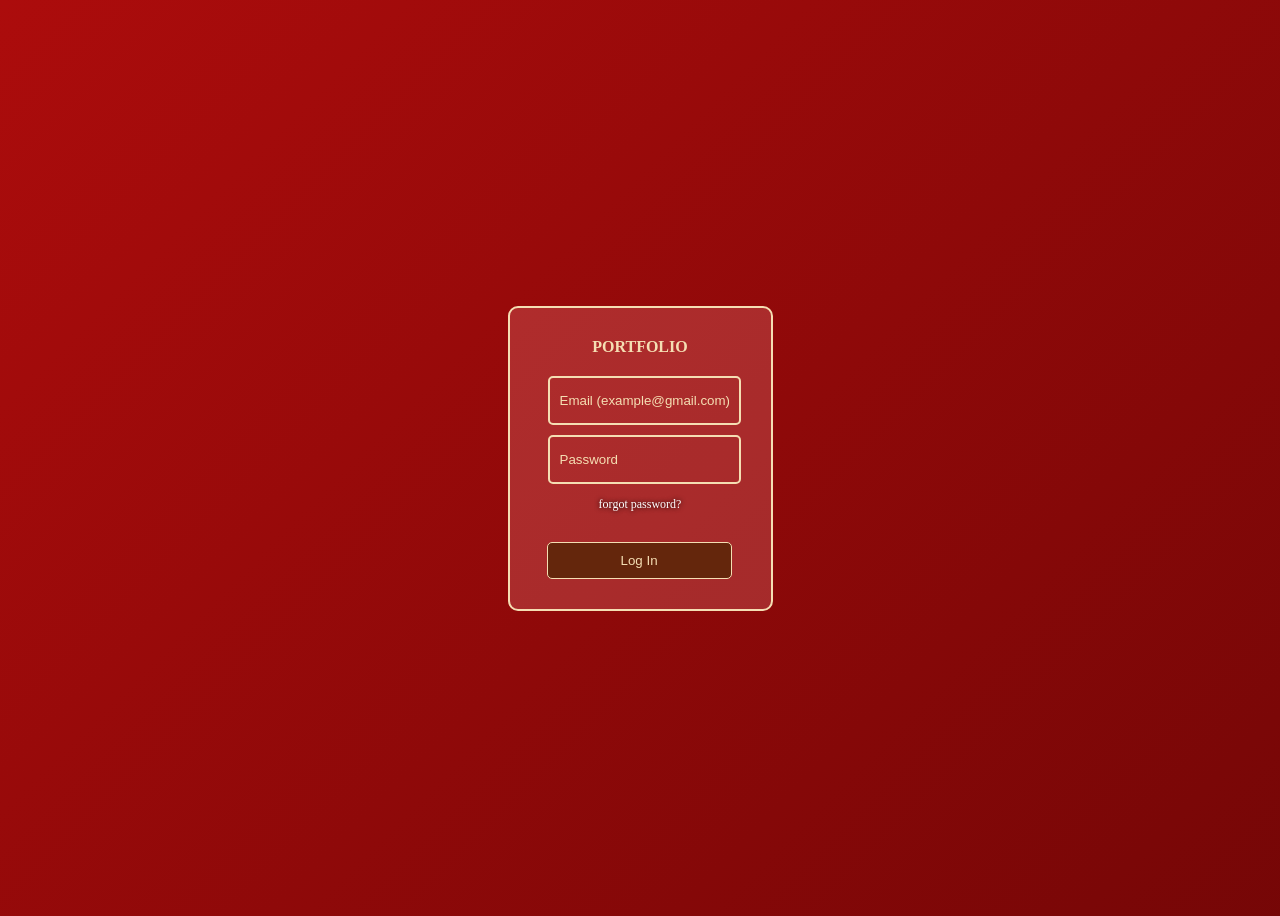
<file: index.html>
<!DOCTYPE html>
<html lang="en">
<head>
    <meta charset="UTF-8">
    <meta name="viewport" content="width=device-width, initial-scale=1.0">
    <title>MARC FRANZEN B. CASTILLO PORTFOLIO</title>
</head>
<body>

<div class="DIV">

    <form id="fill">

        <div class="please">
            <p id="pl" style="cursor: default;">
                PORTFOLIO
            </p>
        </div>
        
     <div>
    <input class="required-field" id="input-email" type="email" required placeholder="Email (example@gmail.com)">
     </div>

     <div>
    <input class="required-field" id="input-pass" type="password" required placeholder="Password" minlength="5" maxlength="15">
    
    </div>

    <div class="forgotpass">
    <a href="https://support.google.com/accounts/community-guide/381262272/forgot-password-google-account-recovery?hl=en" id="forgot">forgot password?</a>
    </div>

    </form>

    <div>

    <form form="fill" action="main.html">
    <button id="login" disabled>Log In</button>
    </form>

    </div>

</div>

</body>
</html>

<style>

    .DIV {
        border: 2px solid wheat;
        background-color: rgba(253, 159, 159, 0.229);
        padding: 30px;
        border-radius: 10px;
    }
    
    body {
        background-size: 400% 400%;
        background-image: linear-gradient(-45deg, wheat, rgb(64, 1, 1), rgb(172, 12, 12));
        min-height: 100vh;
        display: flex;
        justify-content: center;
        align-items: center;
        animation: moveGradient 15s ease infinite;
    }

    @keyframes moveGradient {
  0% {
    background-position: 0% 50%;
  }
  50% {
    background-position: 100% 50%;
  }
  100% {
    background-position: 0% 50%;
  }
}

        .form{
            text-align: center;
        }

        .please {
            text-align: center;
            margin: 0;
        }

        #pl {
            color: wheat;
            margin-top: 0;
            margin-bottom: 20px;  
            font-family: roboto;
            font-weight: bold;
        }

        #input-email {
            margin-left: 8px;
            padding: 15px 10px;
            border-radius: 5px;
            border-color: wheat;
            margin-bottom: 10px;
            background-color: transparent;
            border-style: solid;
            color: wheat;
        }

        :hover#input-email {
            background-color: wheat;
            transition: 0.5s;
            color: black;
        }

        #input-pass {
            margin-left: 8px;
            background-color: transparent;
            padding: 15px 10px;
            border-radius: 5px;
            border-color: wheat;
            margin-bottom: 10px;
            border-style: solid;
            color: wheat;
        }

        :hover#input-pass {
            background-color: wheat;
            transition: 0.5s;
            color: black;
        }

        .forgotpass {
            text-align: center;
            margin: 0px 10px 30px 10px;
        }

        #forgot {
            color: white;
            margin: 0px;
            text-align: center;
            text-decoration: none;
            text-shadow: 0 0 5px black;
            font-size: 12px;
        }

        :hover#forgot {
            color: wheat;
            transition: 0.3s;
        }
        
        #login {
            color: wheat;
            border-radius: 5px;
            border: 1.5px solid wheat;
            background-color: rgb(100, 38, 12);
            padding: 10px;
            border-style: solid;
            margin-left: 7px;
            padding: 10px 73px 10px 73px;
        }

        :hover#login {
            background-color: transparent;
            cursor: pointer;
            transition: 0.5s;
            color: white;
            text-shadow: 0 0 10px black;
        }

        .button-container {
            margin-top: 10px;
            display: flex;
            gap: 80px;
            align-items: center;
        }

        input::placeholder {
            color: wheat;
        }

        input:hover::placeholder {
            color: rgb(60, 60, 60);
            border: 5px;
        }

</style>


<script>

const form = document.getElementById('fill');
const requiredFields = document.querySelectorAll('.required-field');
const submitBtn = document.getElementById('login');

function checkFormValidity() {
let allFilled = true;

  // Loop through all fields to check if any are empty
  requiredFields.forEach(field => {
    if (field.value.trim() === '') {
      allFilled = false;
    }
  });

  // Enable the button if all fields are filled, otherwise keep it disabled
  login.disabled = !allFilled;
}

// Listen for inputs on the entire form
form.addEventListener('input', checkFormValidity);

</script>
</file>
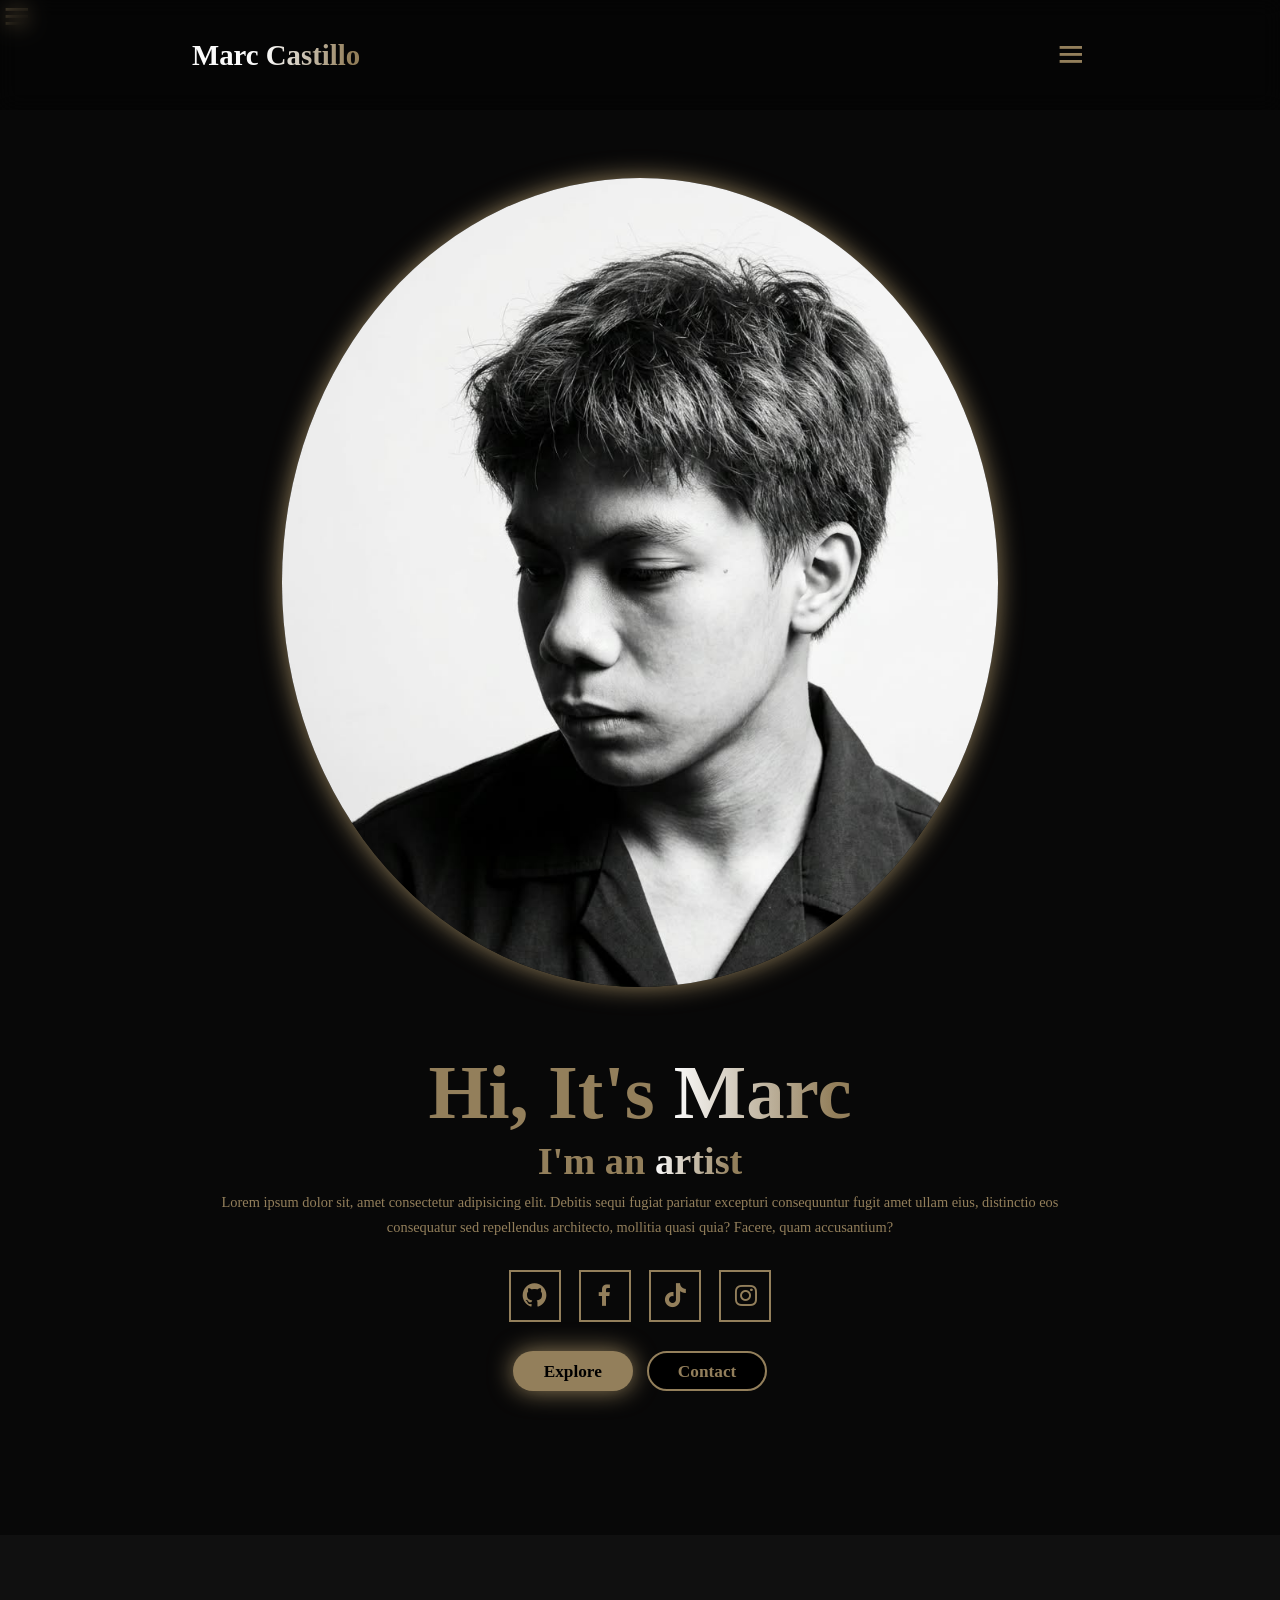
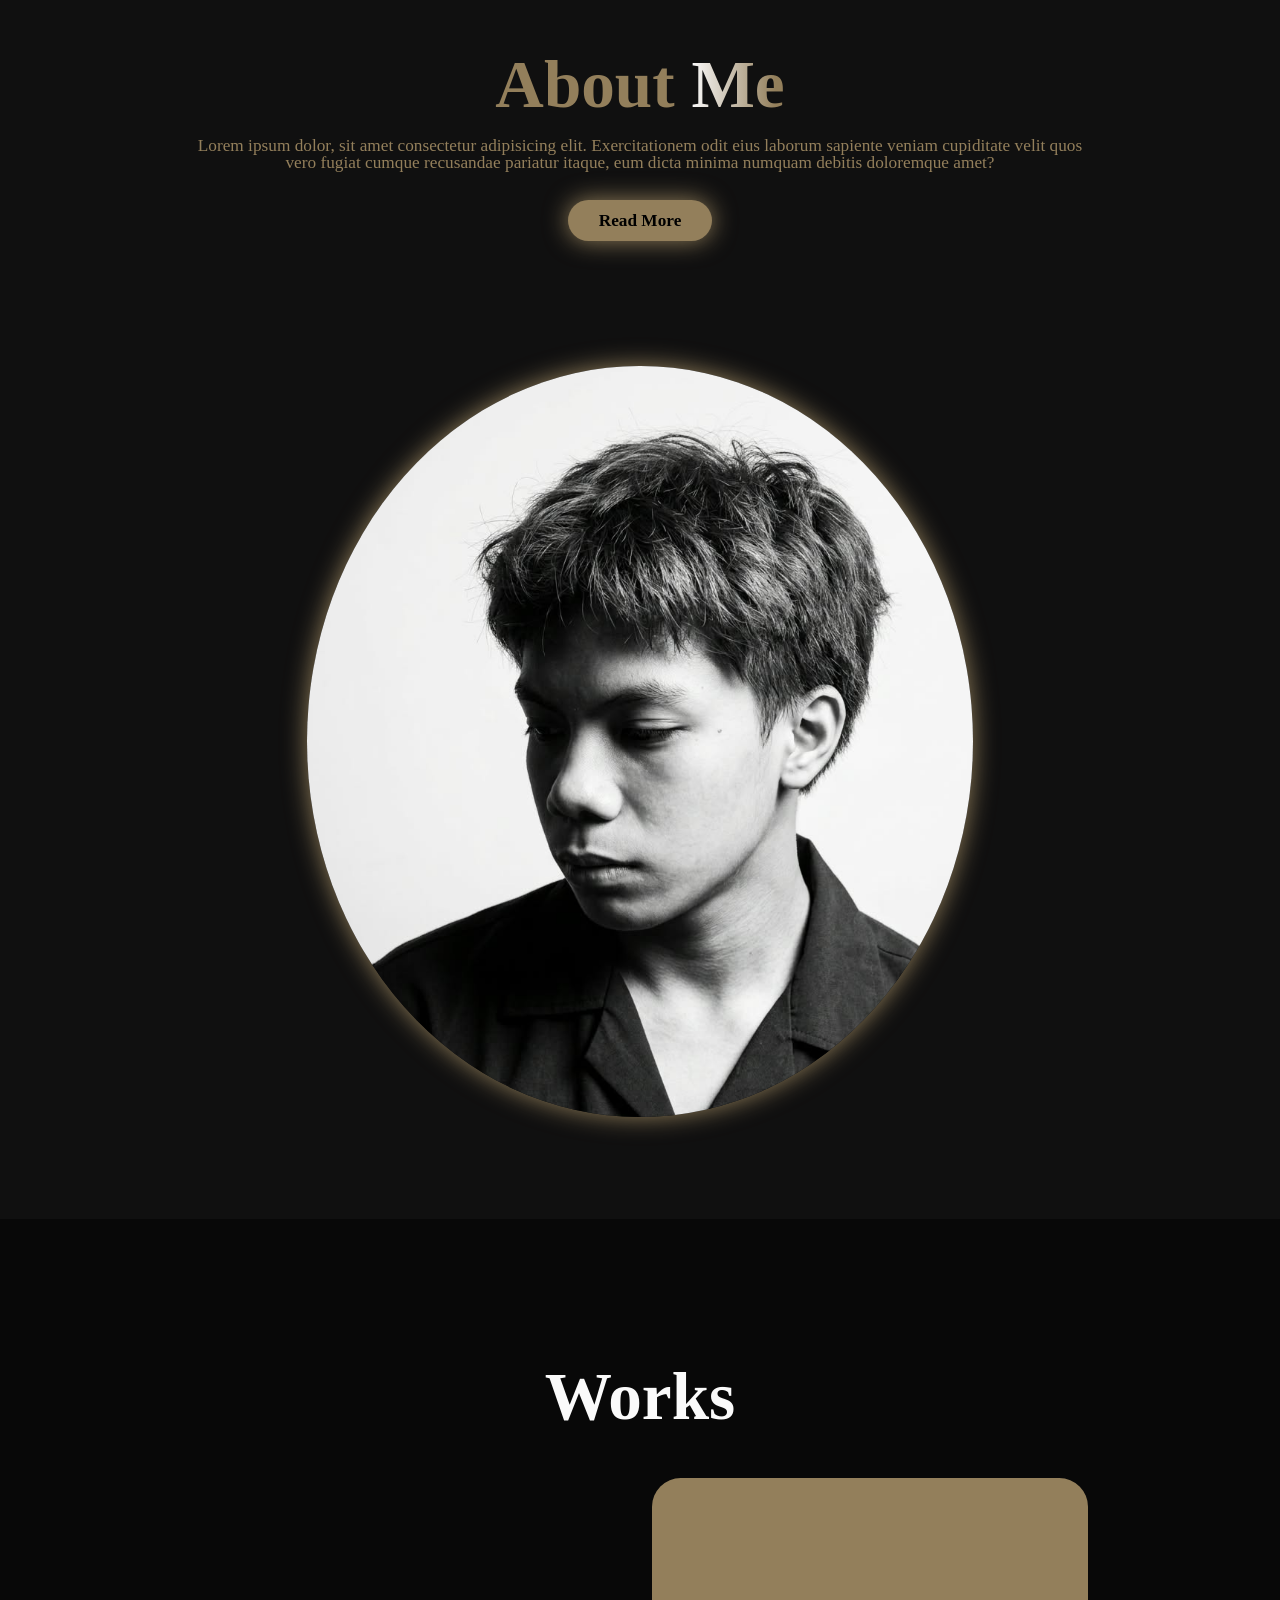
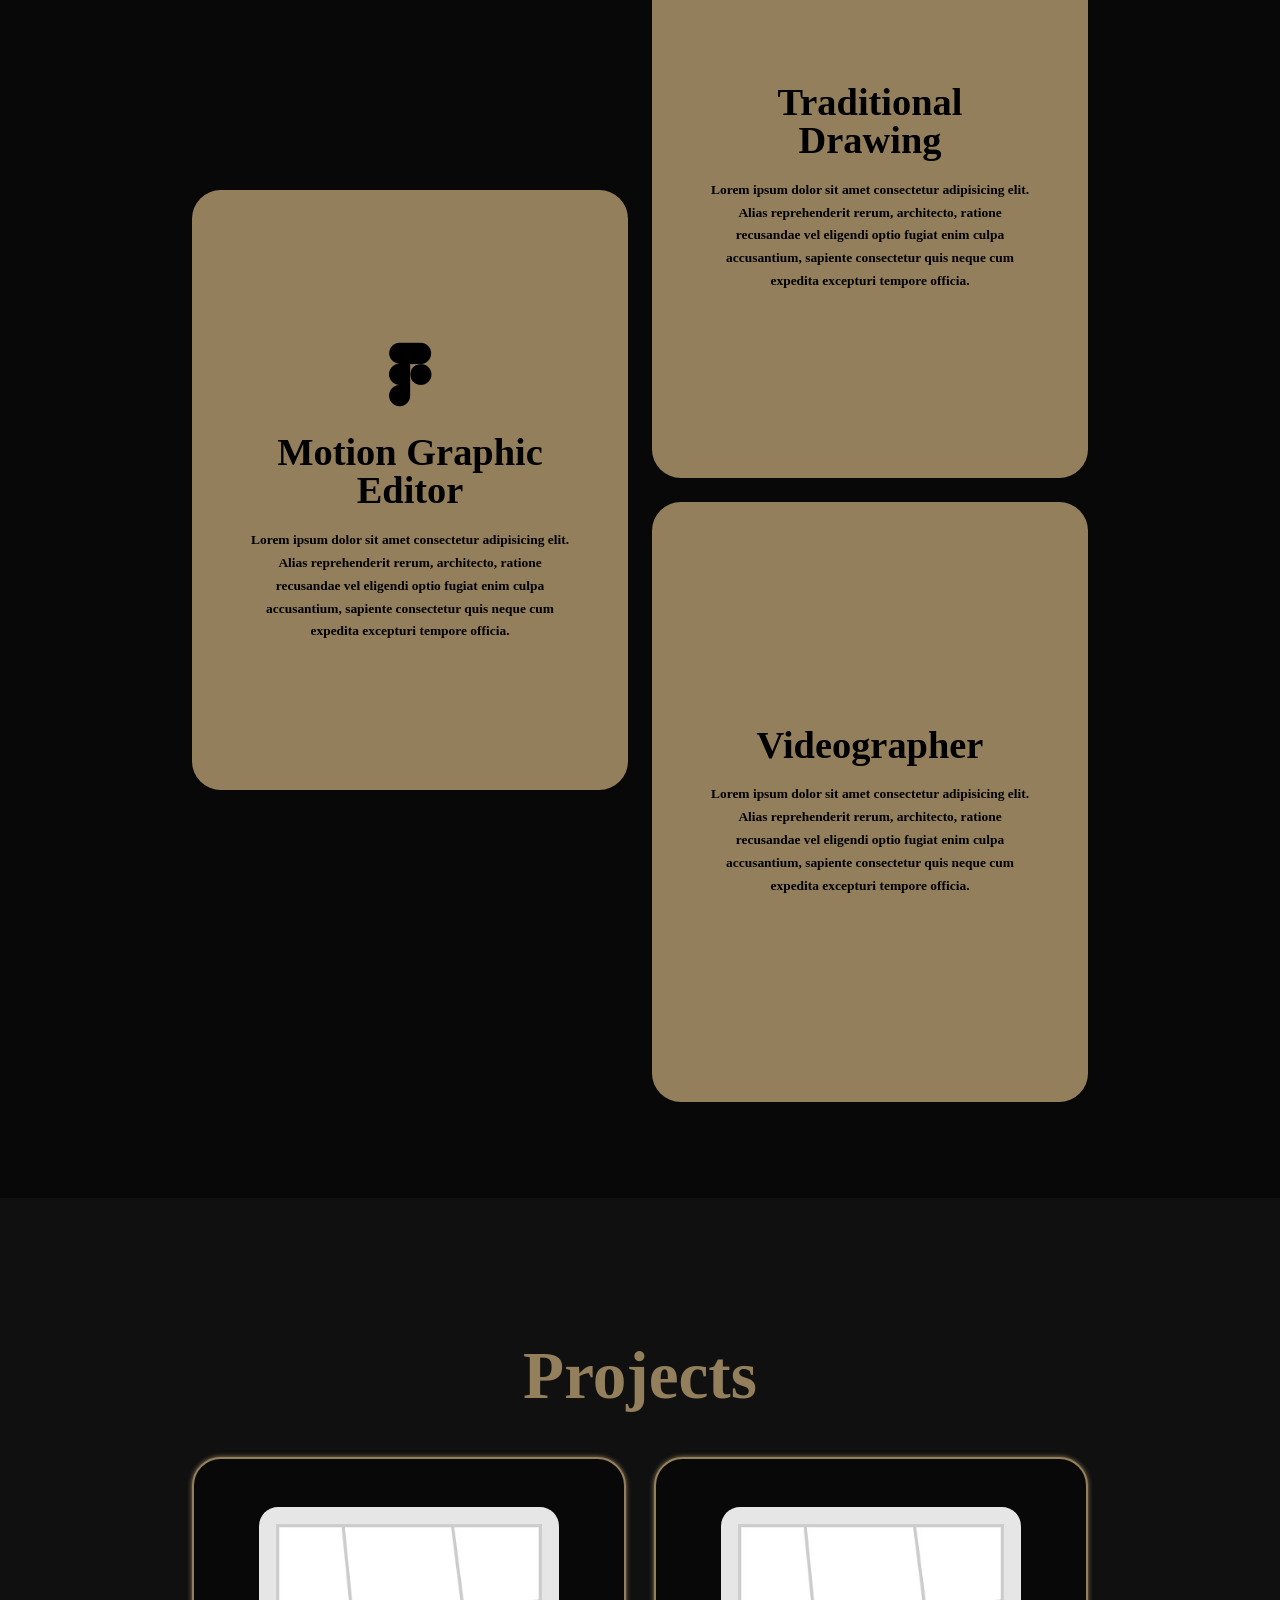
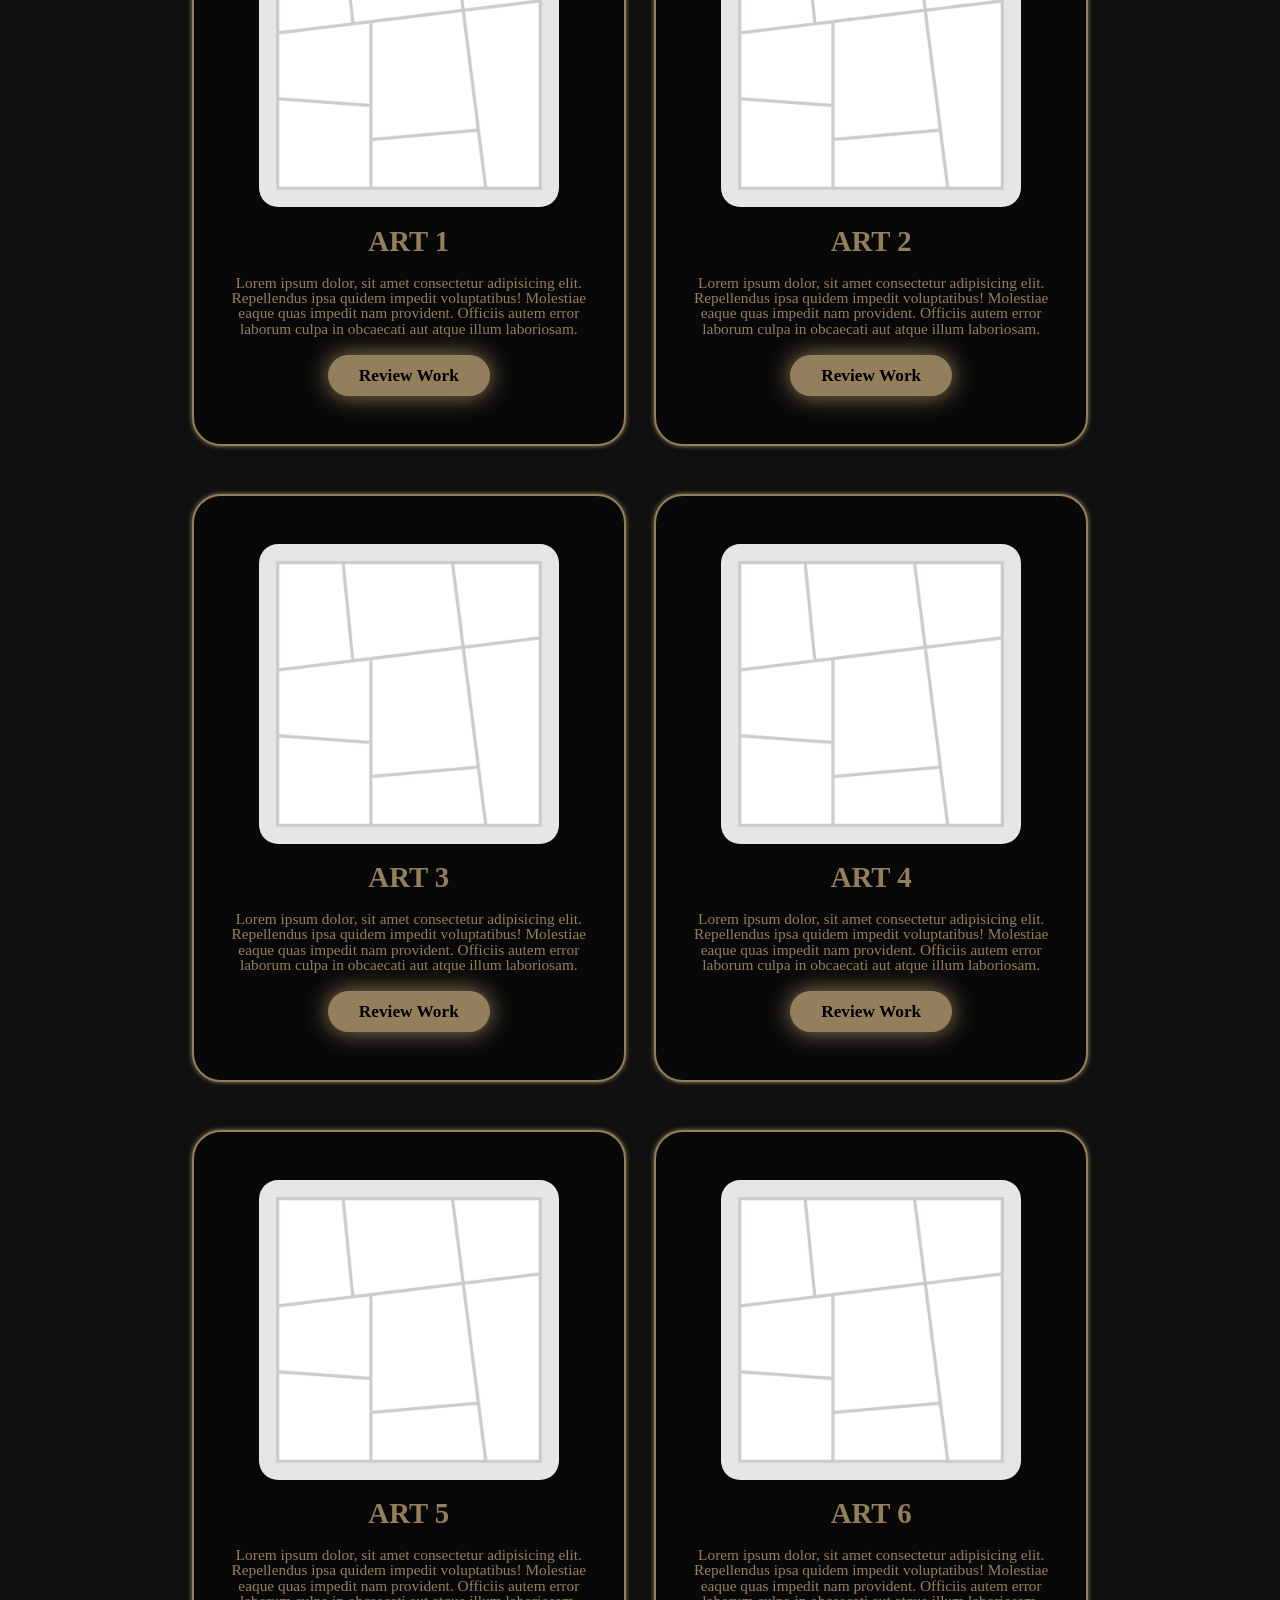
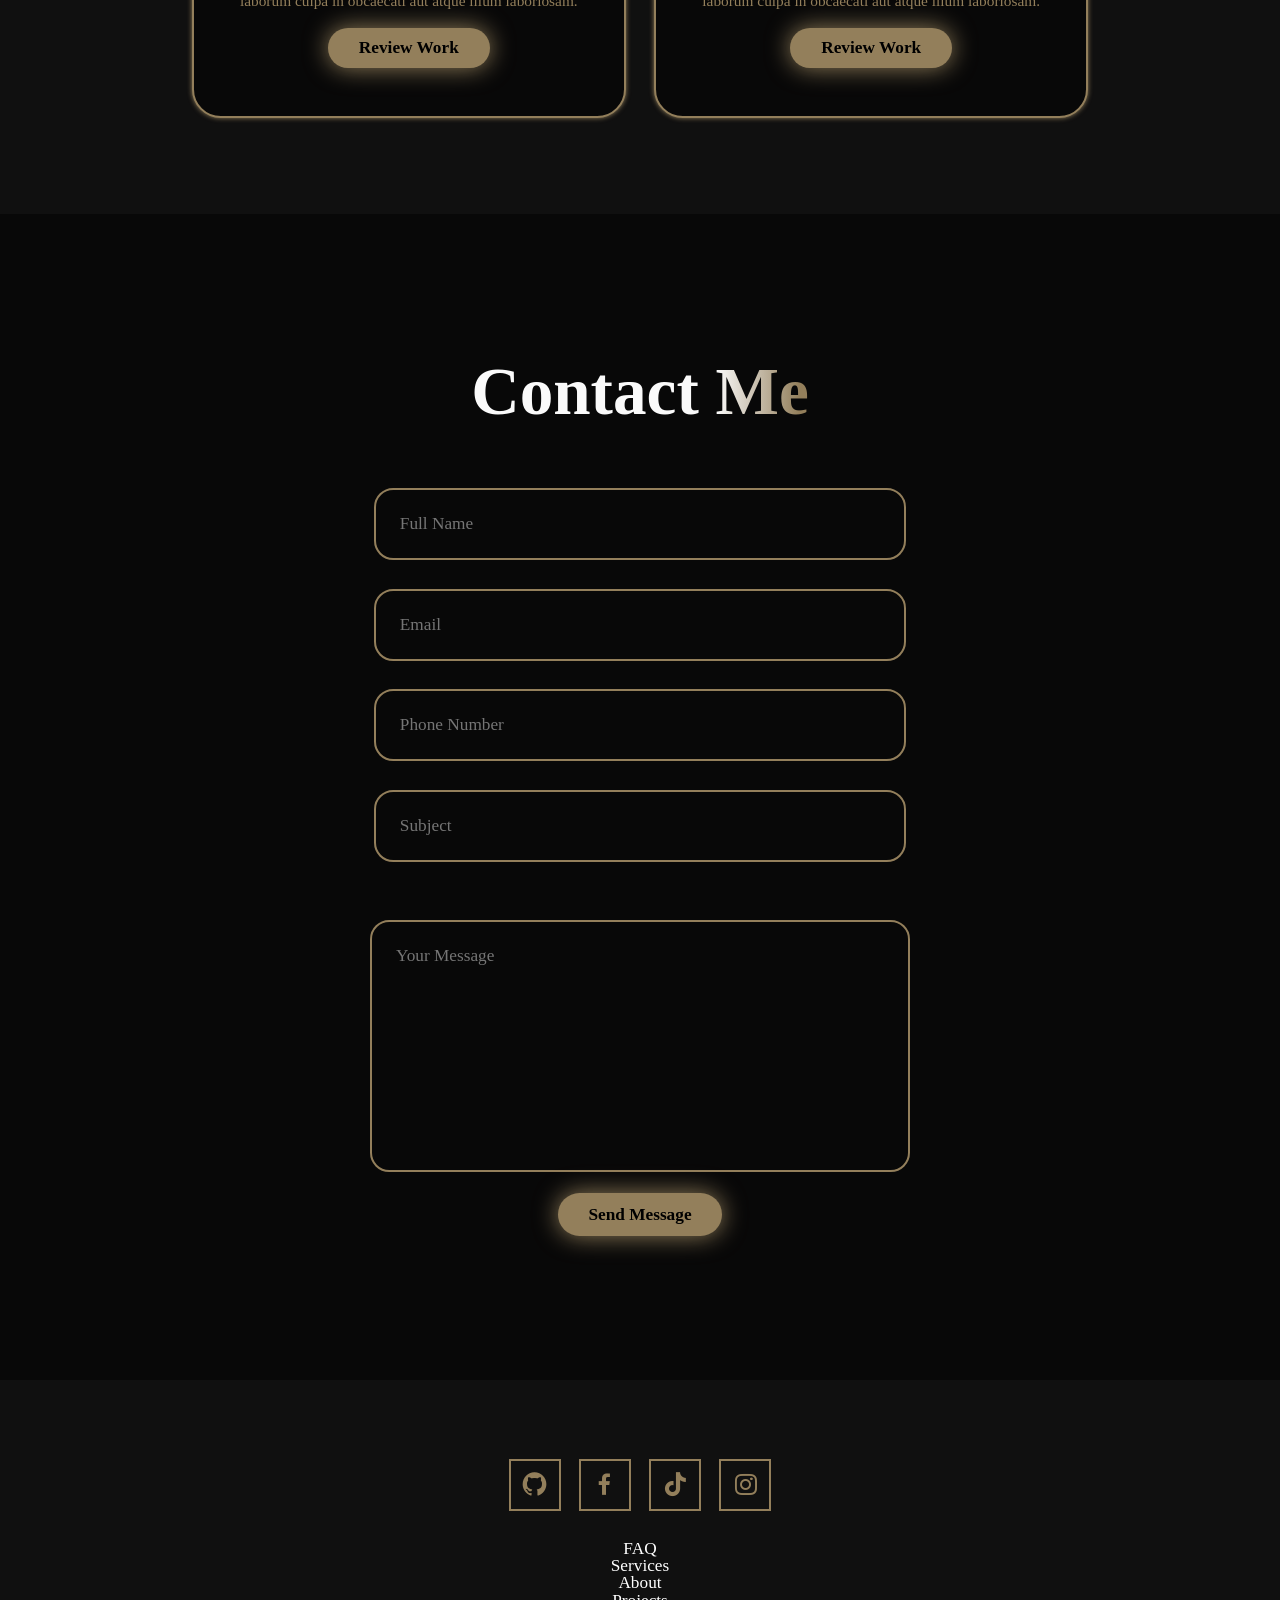
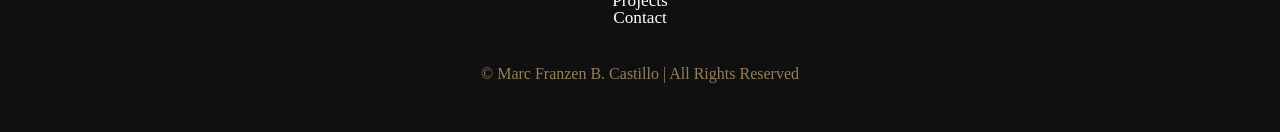
<file: main.html>
<!DOCTYPE html>
<html lang="en">
<head>
    <meta charset="UTF-8">
    <meta name="viewport" content="width=device-width, initial-scale=1.0">
    <title>MARC FRANZEN B. CASTILLO PORTFOLIO</title>
    <link rel="stylesheet" href="style.css">
    <link rel="icon" href="iconweb.jpg" style="border-radius: 50%; object-fit: cover;">
    <link rel="stylesheet" href="https://unpkg.com/boxicons@2.1.4/css/boxicons.min.css">
</head>
<body>
    

    <header class="header">

        <a href="#home" class="logo">
            Marc <span>Castillo</span>
        </a>

        <i class="bx bx-menu" id="menu-icon">

        <nav class="navbar">
            <a href="#home">Home</a>
            <a href="#about">About</a>
            <a href="#works">Works</a>
            <a href="#projects">Projects</a>
            <a href="#contact">Contact</a>

            <button class="gradient-btn">Contact Me

            </button>

        </nav>
    </header>

    <section class="home" id="home">
        <div class="home-content">
            <h1>Hi, It's <span>Marc</span></h1>
            <h3>
                I'm an <span>artist</span>
            </h3>
            <p>Lorem ipsum dolor sit, amet consectetur adipisicing elit. Debitis sequi fugiat pariatur excepturi consequuntur fugit amet ullam eius, distinctio eos consequatur sed repellendus architecto, mollitia quasi quia? Facere, quam accusantium?
            </p>

            <div class="social-icons">
                <a href="github.png">
                    <i class="bx bxl-github"></i>
                </a>

                <a href="facebook.png">
                    <i class="bx bxl-facebook"></i>
                </a>

                <a href="tiktok.png">
                    <i class="bx bxl-tiktok"></i>
                </a>

                <a href="Instagram_logo_2022.svg">
                    <i class="bx bxl-instagram"></i>
                </a>
            </div>

            <div class="btn-group">
                <a href="#" class="btn">Explore</a>
                <a href="#contact" class="btn">Contact</a>
            </div>
        </div>

        <div class="home-img">
            <img src="profilepic.jpg" alt="">
        </div>
    </section>

    <section class="about" id="about">

        <div class="about-img">
            <img src="profilepic.jpg" alt="">
        </div>

        <div class="about-content">
            <h2>About <span>Me</span></h2>
            <p>Lorem ipsum dolor, sit amet consectetur adipisicing elit. Exercitationem odit eius laborum sapiente veniam cupiditate velit quos vero fugiat cumque recusandae pariatur itaque, eum dicta minima numquam debitis doloremque amet?</p>
            <a href="#" class="btn">Read More</a>
        </div>
    </section>

    <section class="works" id="works">
        <h2 class="heading">Works</h2>


        <div class="works-container">
            <div class="works-box">
                <div class="works-info">
                    <i class="bx bxl-figma"></i>
                    <h4>Motion Graphic Editor</h4>
                    <p>Lorem ipsum dolor sit amet consectetur adipisicing elit. Alias reprehenderit rerum, architecto, ratione recusandae vel eligendi optio fugiat enim culpa accusantium, sapiente consectetur quis neque cum expedita excepturi tempore officia.</p>
                </div>
            </div>

            <div class="works-container">
            <div class="works-box">
                <div class="works-info">
                    <i class="bx bxl-code"></i>
                    <h4>Traditional Drawing</h4>
                    <p>Lorem ipsum dolor sit amet consectetur adipisicing elit. Alias reprehenderit rerum, architecto, ratione recusandae vel eligendi optio fugiat enim culpa accusantium, sapiente consectetur quis neque cum expedita excepturi tempore officia.</p>
                </div>
            </div>

            <div class="works-container">
            <div class="works-box">
                <div class="works-info">
                    <i class="bx bxl-curly"></i>
                    <h4>Videographer</h4>
                    <p>Lorem ipsum dolor sit amet consectetur adipisicing elit. Alias reprehenderit rerum, architecto, ratione recusandae vel eligendi optio fugiat enim culpa accusantium, sapiente consectetur quis neque cum expedita excepturi tempore officia.</p>
                </div>
            </div>
            
        </div>
    </section>

    <section class="projects" id="projects">

        <h2 class="heading">Projects</h2>

        <div class="projects-box">

            <div class="project-card">
                <img src="temp.avif" alt="">
                <h3>ART 1</h3>
                <p>Lorem ipsum dolor, sit amet consectetur adipisicing elit. Repellendus ipsa quidem impedit voluptatibus! Molestiae eaque quas impedit nam provident. Officiis autem error laborum culpa in obcaecati aut atque illum laboriosam.</p>
                <div class="btn">Review Work</div>
            </div>

            <div class="project-card">
                <img src="temp.avif" alt="">
                <h3>ART 2</h3>
                <p>Lorem ipsum dolor, sit amet consectetur adipisicing elit. Repellendus ipsa quidem impedit voluptatibus! Molestiae eaque quas impedit nam provident. Officiis autem error laborum culpa in obcaecati aut atque illum laboriosam.</p>
                <div class="btn">Review Work</div>
            </div>

            <div class="project-card">
                <img src="temp.avif" alt="">
                <h3>ART 3</h3>
                <p>Lorem ipsum dolor, sit amet consectetur adipisicing elit. Repellendus ipsa quidem impedit voluptatibus! Molestiae eaque quas impedit nam provident. Officiis autem error laborum culpa in obcaecati aut atque illum laboriosam.</p>
                <div class="btn">Review Work</div>
            </div>

            <div class="project-card">
                <img src="temp.avif" alt="">
                <h3>ART 4</h3>
                <p>Lorem ipsum dolor, sit amet consectetur adipisicing elit. Repellendus ipsa quidem impedit voluptatibus! Molestiae eaque quas impedit nam provident. Officiis autem error laborum culpa in obcaecati aut atque illum laboriosam.</p>
                <div class="btn">Review Work</div>
            </div>

            <div class="project-card">
                <img src="temp.avif" alt="">
                <h3>ART 5</h3>
                <p>Lorem ipsum dolor, sit amet consectetur adipisicing elit. Repellendus ipsa quidem impedit voluptatibus! Molestiae eaque quas impedit nam provident. Officiis autem error laborum culpa in obcaecati aut atque illum laboriosam.</p>
                <div class="btn">Review Work</div>
            </div>

            <div class="project-card">
                <img src="temp.avif" alt="">
                <h3>ART 6</h3>
                <p>Lorem ipsum dolor, sit amet consectetur adipisicing elit. Repellendus ipsa quidem impedit voluptatibus! Molestiae eaque quas impedit nam provident. Officiis autem error laborum culpa in obcaecati aut atque illum laboriosam.</p>
                <div class="btn">Review Work</div>
            </div>
        </div>
    </section>

    
    <section class="contact" id="contact">
        <h2 class="heading">Contact <span>Me</span></h2>

        <form action="#">

            <div class="input-group">

                <div class="input-box">
                    <input type="text" placeholder="Full Name">
                    <input type="email" placeholder="Email">
                </div>

                <div class="input-box">
                    <input type="number" placeholder="Phone Number">
                    <input type="text" placeholder="Subject">
                </div>
            </div>


            <div class="input-group2">
                <textarea name="" id="" placeholder="Your Message" cols="30" rows="10"></textarea>
                <input type="submit" value="Send Message" class="btn">
            </div>


        </form>
    </section>

    <footer class="footer">
        <div class="social-icons">
                <a href="github.png">
                    <i class="bx bxl-github"></i>
                </a>

                <a href="facebook.png">
                    <i class="bx bxl-facebook"></i>
                </a>

                <a href="tiktok.png">
                    <i class="bx bxl-tiktok"></i>
                </a>

                <a href="Instagram_logo_2022.svg">
                    <i class="bx bxl-instagram"></i>
                </a>
            </div>

            <ul class="list">
                <a href="#">FAQ</a>
            </ul>

            <ul class="list">
                <a href="works">Services</a>
            </ul>

            <ul class="list">
                <a href="about">About</a>
            </ul>

            <ul class="list">
                <a href="projects">Projects</a>
            </ul>

            <ul class="list">
                <a href="contact">Contact</a>
            </ul>

            <p class="copyright">
                &copy; Marc Franzen B. Castillo | All Rights Reserved
            </p>
            
    </footer>

    <script src="script.js"></script>
</body>
</html>
</file>
<file: style.css>
* {
    margin: 0;
    padding: 0;
    box-sizing: border-box;
    text-decoration: none;
    scroll-behavior: smooth;
    font-family: "Poppins";
}
:root {
    --bg-color: #080808;
    --second-bg-color: #101010;
    --text-color: rgb(250, 250, 250);
    --main-color: rgb(147, 127, 91);
}
html {
    font-size: 60%;
    overflow-x: hidden;
}

body {
    background-color: var(--bg-color);
    color: var(--text-color);
}
.header {
    position: fixed;
    width: 100%;
    top: 0;
    left: 0;
    padding: 4rem 15%;
    background-color: rgba(0, 0, 0, 0.3);
    backdrop-filter: blur(10px);
    display: flex;
    justify-content: space-between;
    align-items: center;
    z-index: 1000;
}
#menu-icon {
    font-size: 3.5rem;
    color: var(--main-color);
    display: none;
}

.logo {
    font-size: 3rem;
    color: var(--text-color);
    font-weight: 800;
    cursor: pointer;
    transition: 0.3s ease-in-out;
}

.logo:hover {
    transform: scale(1.1);
}

span {
   background: linear-gradient(
    270deg,
    var(--main-color) 10%,
    var(--text-color) 100%
   ); 
   background-clip: text;
   color: transparent;
}

.navbar a{
    font-size: 1.8rem;
    color: var(--text-color);
    margin-left: 4rem;
    font-weight: 500;
    transition: 0.3s ease-in-out;
    border-bottom: 3px solid transparent;
}
.navbar a:hover {
    color: var(--main-color);
    border-bottom: 3px solid var(--main-color);
}

.gradient-btn {
    font-size: 1.8rem;
    padding: 1rem 2rem;
    border-radius: 3rem;
    background: linear-gradient(
    270deg,
    var(--main-color) 10%,
    var(--text-color) 100%
   ); 
   letter-spacing: 1px;
   cursor: pointer;
   transition: 0.3s ease-in-out;
   color: white;
   border: none;
   text-wrap: nowrap;
}
.gradient-btn:hover {
    transform: scale(1.05);
}


section {
    min-height: 100vh;
    padding: 10rem 15%;
}

.home {
    display: flex;
    align-items: center;
    justify-content: center;
    gap: 15rem;
}

 .home-content {
    display: flex;
    flex-direction: column;
    align-items: flex-end;
    text-align: right;
 }

 .home-content h1{
    font-size: 8rem;
    font-weight: 700;
    margin-top: 1.5rem;
    line-height: 1;
 }

 .home-content h3 {
    margin: 1rem 0;
    font-size: 4rem;
 }

.home-content p {
    font-size: 1.5rem;
    font-weight: 500;
    line-height: 1.8;
}

.home-img img{
    width: 32vw;
    border-radius: 50%;
    box-shadow: 0 0 25px var(--main-color);
    transition: 0.4s ease-in-out;
}
.home-img img:hover {
    box-shadow: 0 0 25px var(--main-color),
                0 0 50px var(--main-color),
                0 0 100px var(--main-color);
}

.social-icons a {
    display: inline-flex;
    justify-content: center;
    align-items: center;
    font-size: 3rem;
    padding: 1rem;
    background: transparent;
    border: 2px solid var(--main-color);
    border: 50%;
    color: var(--main-color);
    margin: 3rem 0.5rem;
    transition: 0.3s ease-in-out;
}
.social-icons a:hover {
    color: var(--text-color);
    background-color: var(--main-color);
    transform: scale(1.2)translateY(-5px);
    box-shadow: 0 0 25px var(--main-color);
}

.btn-group {
    display: flex;
    gap: 1.5rem;
}

.btn {
    display: inline-block;
    padding: 1rem 3rem;
    background-color: var(--main-color);
    box-shadow: 0 0 25px var(--main-color);
    border-radius: 3rem;
    font-size: 1.8rem;
    color: black;
    border: 2px solid transparent;
    font-weight: 600;
    transition: 0.3s ease-in-out;
}
.btn:hover {
    transform: scale(1.05);
    box-shadow: 0 0 25px var(--main-color)
                0 0 50px var(--main-color);
}

.btn-group a:nth-of-type(2) {
    background-color: black;
    color: var(--main-color);
    border: 2px solid var(--main-color);
    box-shadow: 0 0 25px transparent;
}
.btn-group a:nth-of-type(2):hover {
    box-shadow: 0 0 25px var(--main-color);
    background-color: var(--main-color);
    color: black;
}

.about {
    display: flex;
    justify-content: center;
    align-items: center;
    gap: 10rem;
    background: var(--second-bg-color);
}

.about-img img{
    width: 32vw;
    border-radius: 50%;
    box-shadow: 0 0 25px var(--main-color);
    transition: 0.4s ease-in-out;
}
.about-img img:hover {
    box-shadow: 0 0 25px var(--main-color),
                0 0 50px var(--main-color),
                0 0 100px var(--main-color);
}

.about-content h2 {
    font-size: 7rem;
    text-align: left;
}

.about-content p {
    font-size: 1.8rem;
}

.about-content .btn {
    margin: 3rem 0;
}

::-webkit-scrollbar {
    width: 20px;
}

::-webkit-scrollbar-thumb {
    background-color: var(--main-color);
}

::-webkit-scrollbar-track {
    background-color: var(--bg-color);
}

.heading {
    text-align: center;
    font-size: 7rem;
    margin: 5rem 0;
}

.works {
    background-color: var(--bg-color);
    color: black;
}

.works h2 {
    color: var(--text-color);
}

.works-container {
    display: grid;
    grid-template-columns: repeat(auto-fit, minmax(300px, 1fr));
    align-items: center;
    gap: 2.5rem;
}

.works-box {
    display: flex;
    justify-content: center;
    align-items: center;
    background-color: var(--main-color);
    height: 600px;
    border-radius: 3rem;
    cursor: pointer;
    border: 5px solid transparent;
    transition: 0.4s ease-in-out;
}
.works-box:hover {
    background: var(--second-bg-color);
    color: var(--main-color);
    border: 5px solid var(--main-color);
    transform: scale(1.03);
}

.works-info {
    display: flex;
    flex-direction: column;
    text-align: center;
    justify-content: center;
    align-items: center;
    padding: 5rem;
}

.works-info h4 {
    font-size: 4rem;
    margin: 2rem 0;
    font-weight: 800;
}

.works-info p {
    font-size: 1.4rem;
    font-weight: 600;
    line-height: 1.7;
}

.works-info i {
    font-size: 8rem;
}

.projects {
    background-color: var(--second-bg-color);
}

.projects-box {
    display: grid;
    grid-template-columns: repeat(auto-fit, minmax(350px, 1fr));
    place-items: center;
    gap: 3rem;
    row-gap: 5rem;
}

.project-card {
    display: flex;
    flex-direction: column;
    align-items: center;
    text-align: center;
    background-color: var(--bg-color);
    border: 2px solid var(--main-color);
    border-radius: 3rem;
    gap: 2rem;
    padding: 5rem 2rem;
    overflow: hidden;
    cursor: pointer;
    box-shadow: 0 0 5px var(--main-color);
    transition: 0.3s ease;
}
.project-card:hover {
    box-shadow: 0 0 25px var(--main-color),
                0 0 50px var(--main-color);
    transform: scale(1.02);
}

.project-card img{
    max-width: 300px;
    border-radius: 2rem;
    object-fit: cover;
}

.project-card h3 {
    font-size: 3rem;
}

.project-card p {
    font-size: 1.6rem;
}

.contact {
    background-color: var(--bg-color);
}

.contact h2 {
    margin-bottom: 3rem;
    color: var(--text-color);
}

.contact form {
    display: flex;
    align-items: center;
    justify-content: center;
    gap: 3rem;
    margin: 5rem 0;
    text-align: center;
}

.contact form .input-box input,
.contact form textarea {
    width: 100%;
    padding: 2.5rem;
    font-size: 1.8rem;
    color: var(--text-color);
    background-color: var(--bg-color);
    border-radius: 2rem;
    border: 2px solid var(--main-color);
    margin: 1.5rem 0;
    resize: none;
}

.footer {
    background-color: var(--second-bg-color);
    padding: 50px 0;
}

.footer .social-icons {
    text-align: center;
}

.footer ul {
    text-align: center;
    font-size: 1.8rem;
}

.footer ul li {
    display: inline-block;
    margin-left: 20px;
}

.footer ul a {
    color: white;
    border-bottom: 3px solid transparent;
    transition: 0.3s ease-in-out;
}
.footer ul a:hover {
    border-bottom: 3px solid var(--main-color);
}

.footer .copyright {
    text-align: center;
    margin-top: 40px;
    font-size: 16px;
}


@media(max-width: 1285px){
    #menu-icon {
        display: block;
    }


.navbar {
    position: absolute;
    top: 100%;
    right: 0;
    width: 50%;
    padding: 1rem 3rem;
    background: rgba(0, 0, 0, 0.8);
    border-bottom-left-radius: 2rem;
    border-left: 2px solid var(--main-color);
    border-bottom: 2px solid var(--main-color);
    display: none;
}

.navbar a {
    display: block;
    font-size: 2rem;
    margin: 3rem 0;
    color: var(--text-color);
}

.navbar.active {
    display: block;
}

.gradient-btn {
    display: none;
}

.home {
    flex-direction: column-reverse;
    margin: 5rem 0;
    gap: 5rem;
}

.home-content {
    align-items: center;
    text-align: center;
}

.home-img img {
    width: 56vw;
}

.about {
    flex-direction: column-reverse;
    text-align: center;
}

.about h2 {
    text-align: center;
    margin: 2rem 0;
}

.about img {
    width: 52vw;
}

.contact form{
    flex-direction: column;
}

}
</file>
